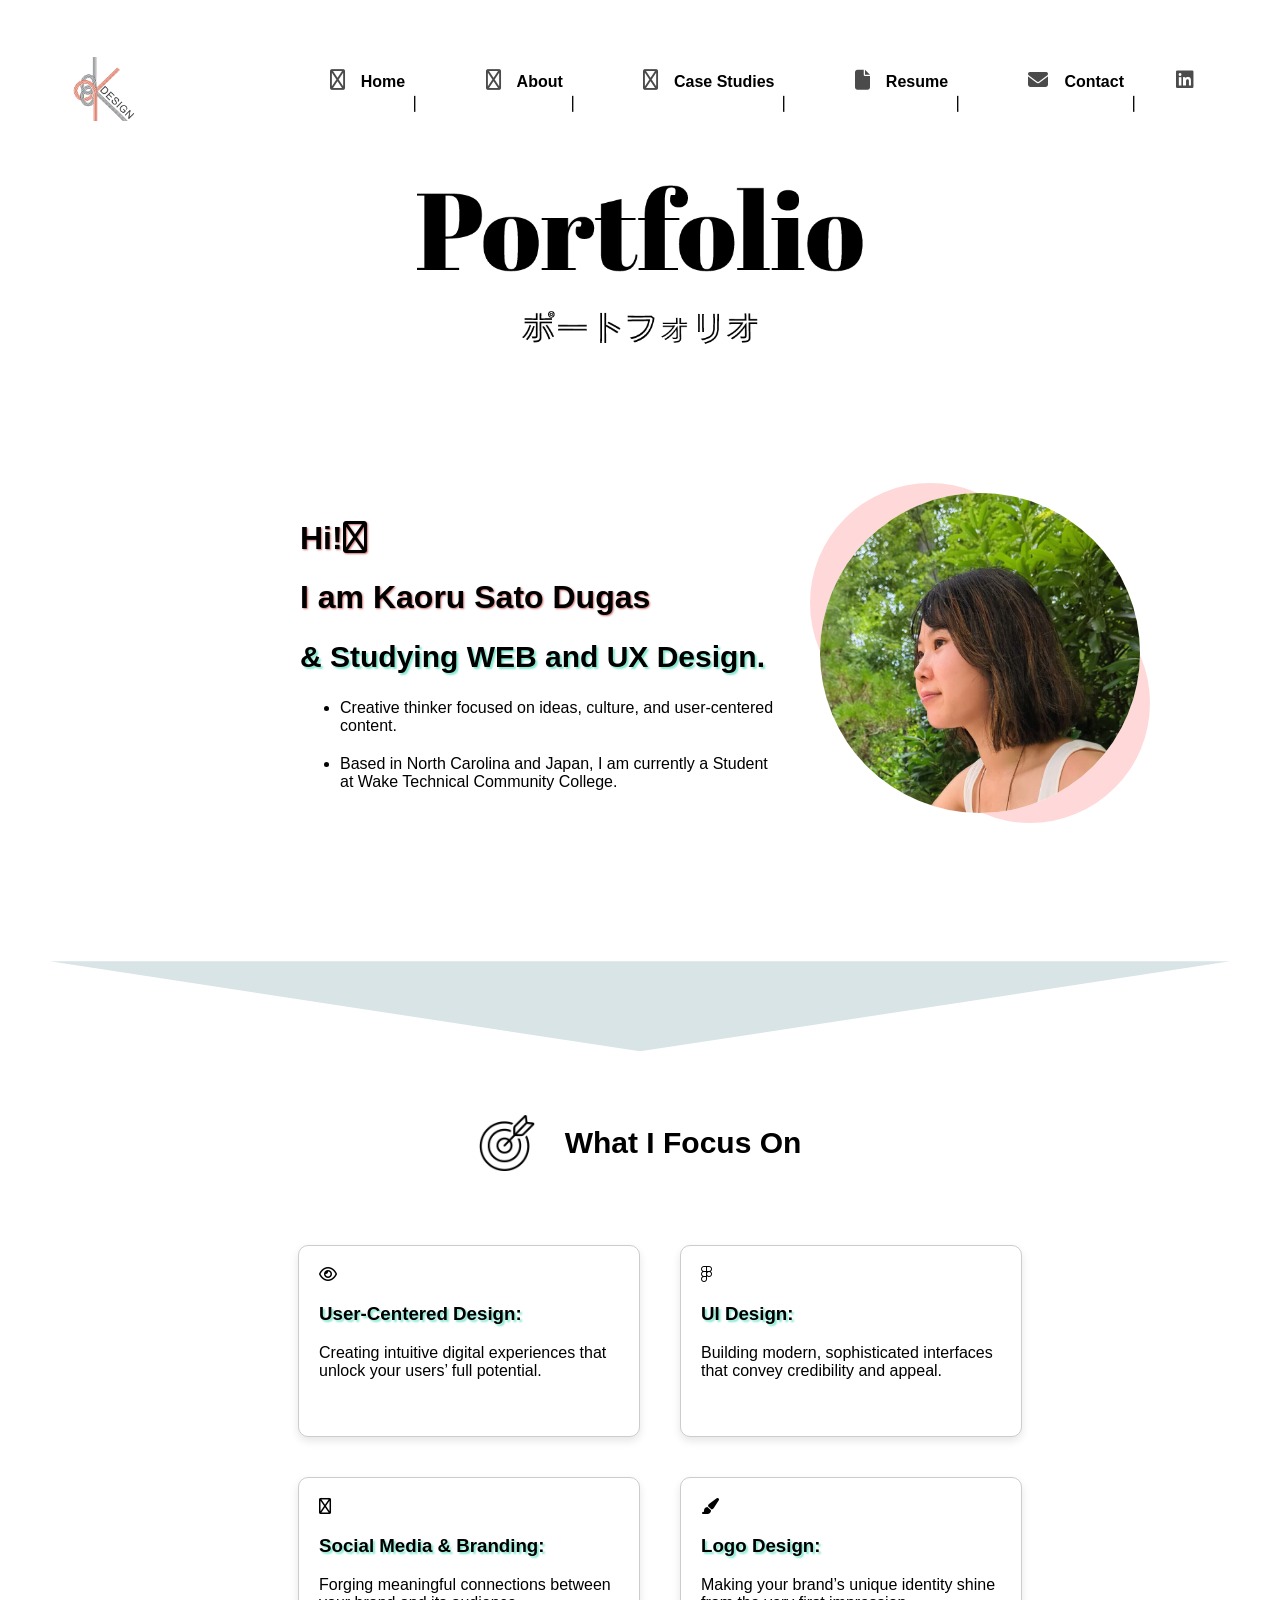
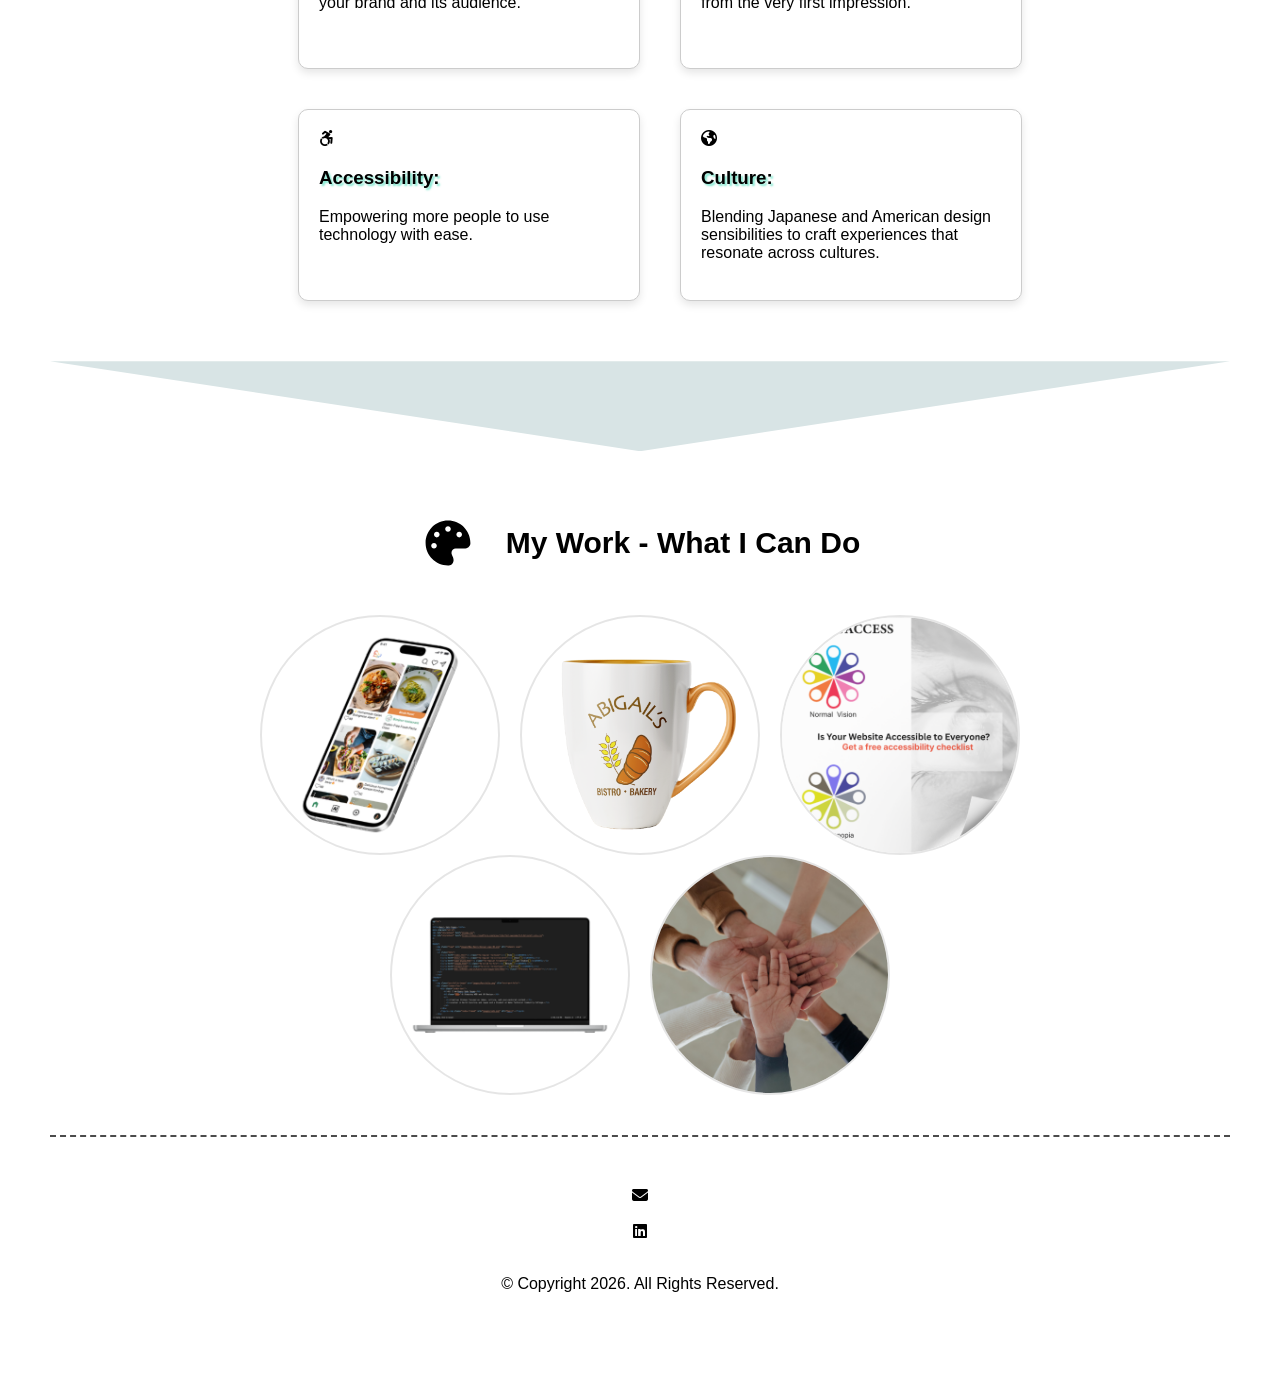
<file: index.html>
<!DOCTYPE html>
<!-- comment
     Name: Kaoru Sato Dugas
     File name: portfolio.html
     Date: 1/29 2025
-->
     <html lang="en">
        <head>
            <title>Kaoru Sato Dugas</title>
            <meta charset="utf-8">
           <link rel="stylesheet" href="styles.css">
           <link rel="stylesheet" href="https://cdnjs.cloudflare.com/ajax/libs/font-awesome/6.5.0/css/all.min.css">
        </head>
        <body>
            <header>
                <a href="index.html">
                <img class="logo" src="images/New-Kaoru-Design-Logo-03.png" alt="Company Logo">
                </a>
                <nav>
                 <ul class="menu">
                    <li><a href="index.html"><i class="fa-regular fa-house"></i>　Home　</a>&#10072;</li>
                    <li><a href="about.html"><i class="fa-regular fa-circle-info"></i>　About　</a>&#10072;</li>
                    <li><a href="case-study.html"><i class="fa-regular fa-palette"></i>　Case Studies　</a>&#10072;</li>
                    <li><a href="https://drive.google.com/file/d/1ZLLpFDwQNSm___3wOGdalhQScSrOW4_v/view?usp=sharing" target="_blank"><i class="fa-solid fa-file"></i>　Resume　</a>&#10072;</li>
                    <li><a href="contact.html"><i class="fa-solid fa-envelope"></i>　Contact　</a>&#10072;</li>
                    <li><a href="https://www.linkedin.com/in/kaoru-sato-dugas-526174352/" target="_blank"><i class="fa-brands fa-linkedin"></i></a></li>
                 </ul>
                </nav>
            </header>
            <main>
                <img class="portfolio-image" src="images/Portfolio.png" alt="text-portfolio">
                <div class="index-flex">
                    <div class="index-text">
                       <h1>Hi!<i class="fa-regular fa-hand-sparkles"></i></h1>
                       <h1>I am Kaoru Sato Dugas</h1>
                       <h2 class="blue">& Studying WEB and UX Design.</h2>
                       <ul>
                         <li>Creative thinker focused on ideas, culture, and user-centered content.</li>
                         <li>Based in North Carolina and Japan, I am currently a Student at Wake Technical Community College.</li>
                       </ul>
                    </div>
                    <figure><img class="index-framed" src="images/sato.png" alt="Kaoru"></figure>
                </div>
                <div class="triangle"></div>

                <!--describe what I focus on-->
                <div class="topic">
                  <img class="target" src="images/target.png" alt="Target Icon">
                  <h2>What I Focus On</h2>
                </div>
                <ul class="lists">
                    <li class="cards"><i class="fa-regular fa-eye"></i>  <h3 class="blue">User-Centered Design:</h3> <p>Creating intuitive digital experiences that unlock your users’ full potential.</p></li>
                    <li class="cards"><i class="fa-brands fa-figma"></i>  <h3 class="blue">UI Design:</h3> <p>Building modern, sophisticated interfaces that convey credibility and appeal.</p></li>
                    <li class="cards"><i class="fa-regular fa-icons"></i>  <h3 class="blue">Social Media & Branding:</h3> <p>Forging meaningful connections between your brand and its audience.</p></li>
                    <li class="cards"><i class="fa-solid fa-paintbrush"></i>  <h3 class="blue">Logo Design:</h3> <p>Making your brand’s unique identity shine from the very first impression.</p></li>
                    <li class="cards"><i class="fa-brands fa-accessible-icon"></i> <h3 class="blue">Accessibility:</h3> <p>Empowering more people to use technology with ease.</p></li>
                    <li class="cards"><i class="fa-solid fa-earth-americas"></i>  <h3 class="blue">Culture:</h3> <p>Blending Japanese and American design sensibilities to craft experiences that resonate across cultures.</p></li>
                </ul>
                <div class="triangle"></div>

                <!--my projects that best showcase my skills-->
                <div class="topic">
                  <img class="target" src="images/palette-solid-full.svg" alt="Palette Icon">
                  <h2>My Work - What I Can Do</h2>
                </div>
                <div class="container">
                     <img class="mockup" src="images/app-mockup.png" alt="Foody with AI mockup">
                     <img class="mockup" src="images/Mug-logo.png" alt="Foody with AI mockup">
                     <img class="mockup" src="images/social-media.png" alt="Foody with AI mockup">
                </div>
                <div class="container">
                     <img class="mockup" src="images/coding-mockup.png" alt="Foody with AI mockup">
                     <img class="mockup" src="images/team.png" alt="Foody with AI mockup">
                </div>
            </main>
            <footer>
                <div class="border"></div>
                 <div class="social">
                     <a href="mailto:ksato@my.waketech.edu" class="icons"><i class="fa-solid fa-envelope"></i>
                     <a href="https://www.linkedin.com/in/kaoru-sato-dugas-526174352/" class="icons"><i class="fa-brands fa-linkedin"></i>
                </div>
                <p>© Copyright 2026. All Rights Reserved.</p>
            </footer>
        </body>
    </html>
</file>
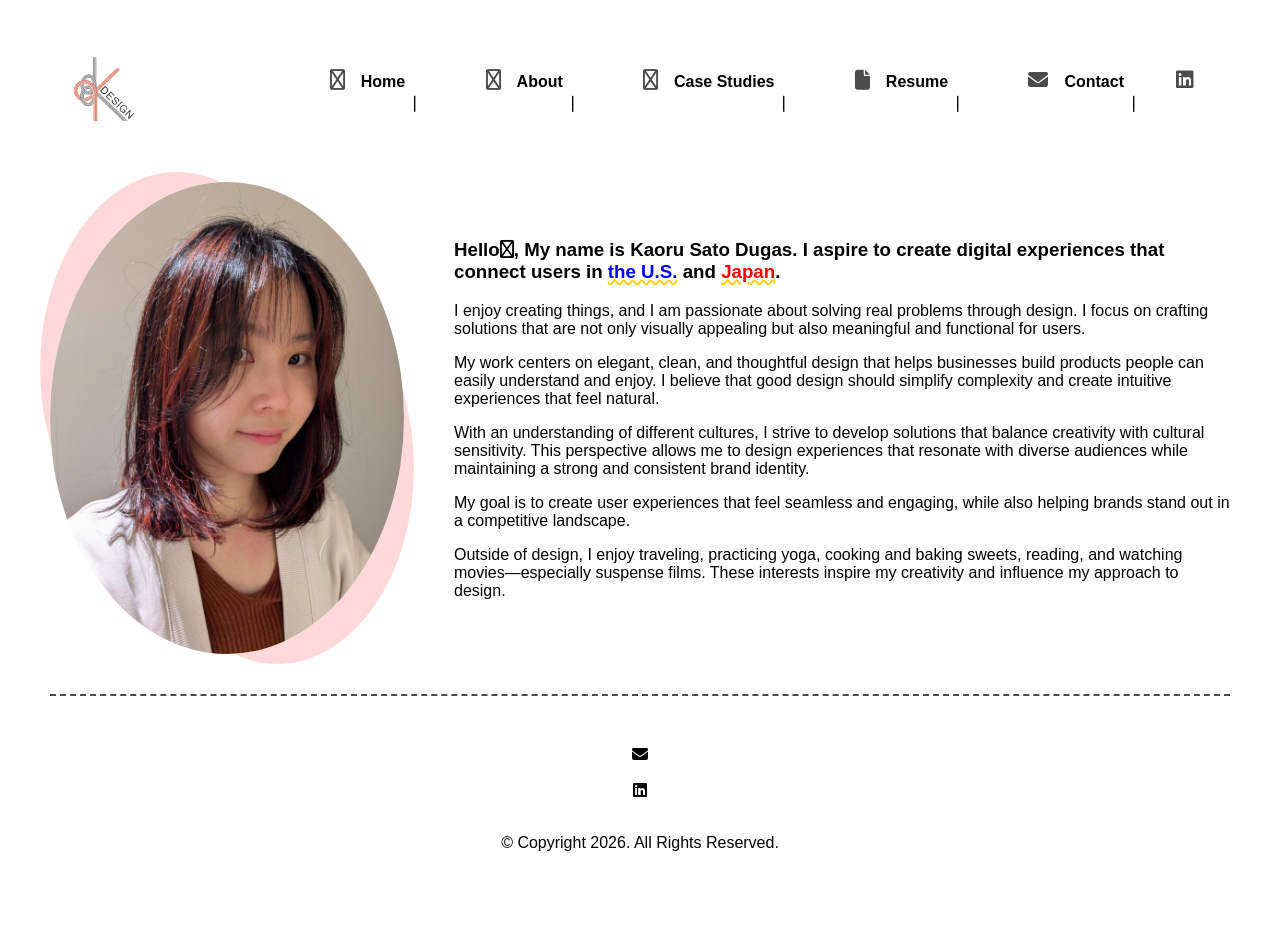
<file: about.html>
<!DOCTYPE html>
<!-- comment
     Name: Kaoru Sato Dugas
     File name: portfolio.html
     Date: 1/29 2025
-->
     <html lang="en">
        <head>
            <title>Kaoru Sato Dugas</title>
            <meta charset="utf-8">
           <link rel="stylesheet" href="styles.css">
           <link rel="stylesheet" href="https://cdnjs.cloudflare.com/ajax/libs/font-awesome/6.5.0/css/all.min.css">
        </head>
        <body>
            <header>
                <a href="index.html">
                <img class="logo" src="images/New-Kaoru-Design-Logo-03.png" alt="Company Logo">
                </a>
                <nav>
                 <ul class="menu">
                    <li><a href="index.html"><i class="fa-regular fa-house"></i>　Home　</a>&#10072;</li>
                    <li><a href="about.html"><i class="fa-regular fa-circle-info"></i>　About　</a>&#10072;</li>
                    <li><a href="case-study.html"><i class="fa-regular fa-palette"></i>　Case Studies　</a>&#10072;</li>
                    <li><a href="https://drive.google.com/file/d/1ZLLpFDwQNSm___3wOGdalhQScSrOW4_v/view?usp=sharing" target="_blank"><i class="fa-solid fa-file"></i>　Resume　</a>&#10072;</li>
                    <li><a href="contact.html"><i class="fa-solid fa-envelope"></i>　Contact　</a>&#10072;</li>
                    <li><a href="https://www.linkedin.com/in/kaoru-sato-dugas-526174352/" target="_blank"><i class="fa-brands fa-linkedin"></i></a></li>
                 </ul>
                </nav>
            </header>
            <main>
                <div class="about-item">
                     <img class="index-framed-2" src="images/myself.jpeg" alt="Kaoru"/>
                      <div="about-text">
                          <h3>Hello<i class="fa-regular fa-hand-sparkles"></i>, My name is Kaoru Sato Dugas. I aspire to create digital experiences that connect users in <span class="highlight">the U.S.</span> and <span class="highlight-1">Japan</span>.</h3>
                          <p>I enjoy creating things, and I am passionate about solving real problems through design. I focus on crafting solutions that are not only visually appealing but also meaningful and functional for users.</p>
                          <p>My work centers on elegant, clean, and thoughtful design that helps businesses build products people can easily understand and enjoy. I believe that good design should simplify complexity and create intuitive experiences that feel natural.</p>
                          <p>With an understanding of different cultures, I strive to develop solutions that balance creativity with cultural sensitivity. This perspective allows me to design experiences that resonate with diverse audiences while maintaining a strong and consistent brand identity.</p>
                          <p>My goal is to create user experiences that feel seamless and engaging, while also helping brands stand out in a competitive landscape.</p>
                          <p>Outside of design, I enjoy traveling, practicing yoga, cooking and baking sweets, reading, and watching movies—especially suspense films. These interests inspire my creativity and influence my approach to design.</p>
                     </div>
                </div>
            </main>
             <footer>
                <div class="border"></div>
                 <div class="social">
                     <a href="mailto:ksato@my.waketech.edu" class="icons"><i class="fa-solid fa-envelope"></i>
                     <a href="https://www.linkedin.com/in/kaoru-sato-dugas-526174352/" class="icons"><i class="fa-brands fa-linkedin"></i>
                </div>
                <p>© Copyright 2026. All Rights Reserved.</p>
            </footer>
        </body>
    </html>
</file>
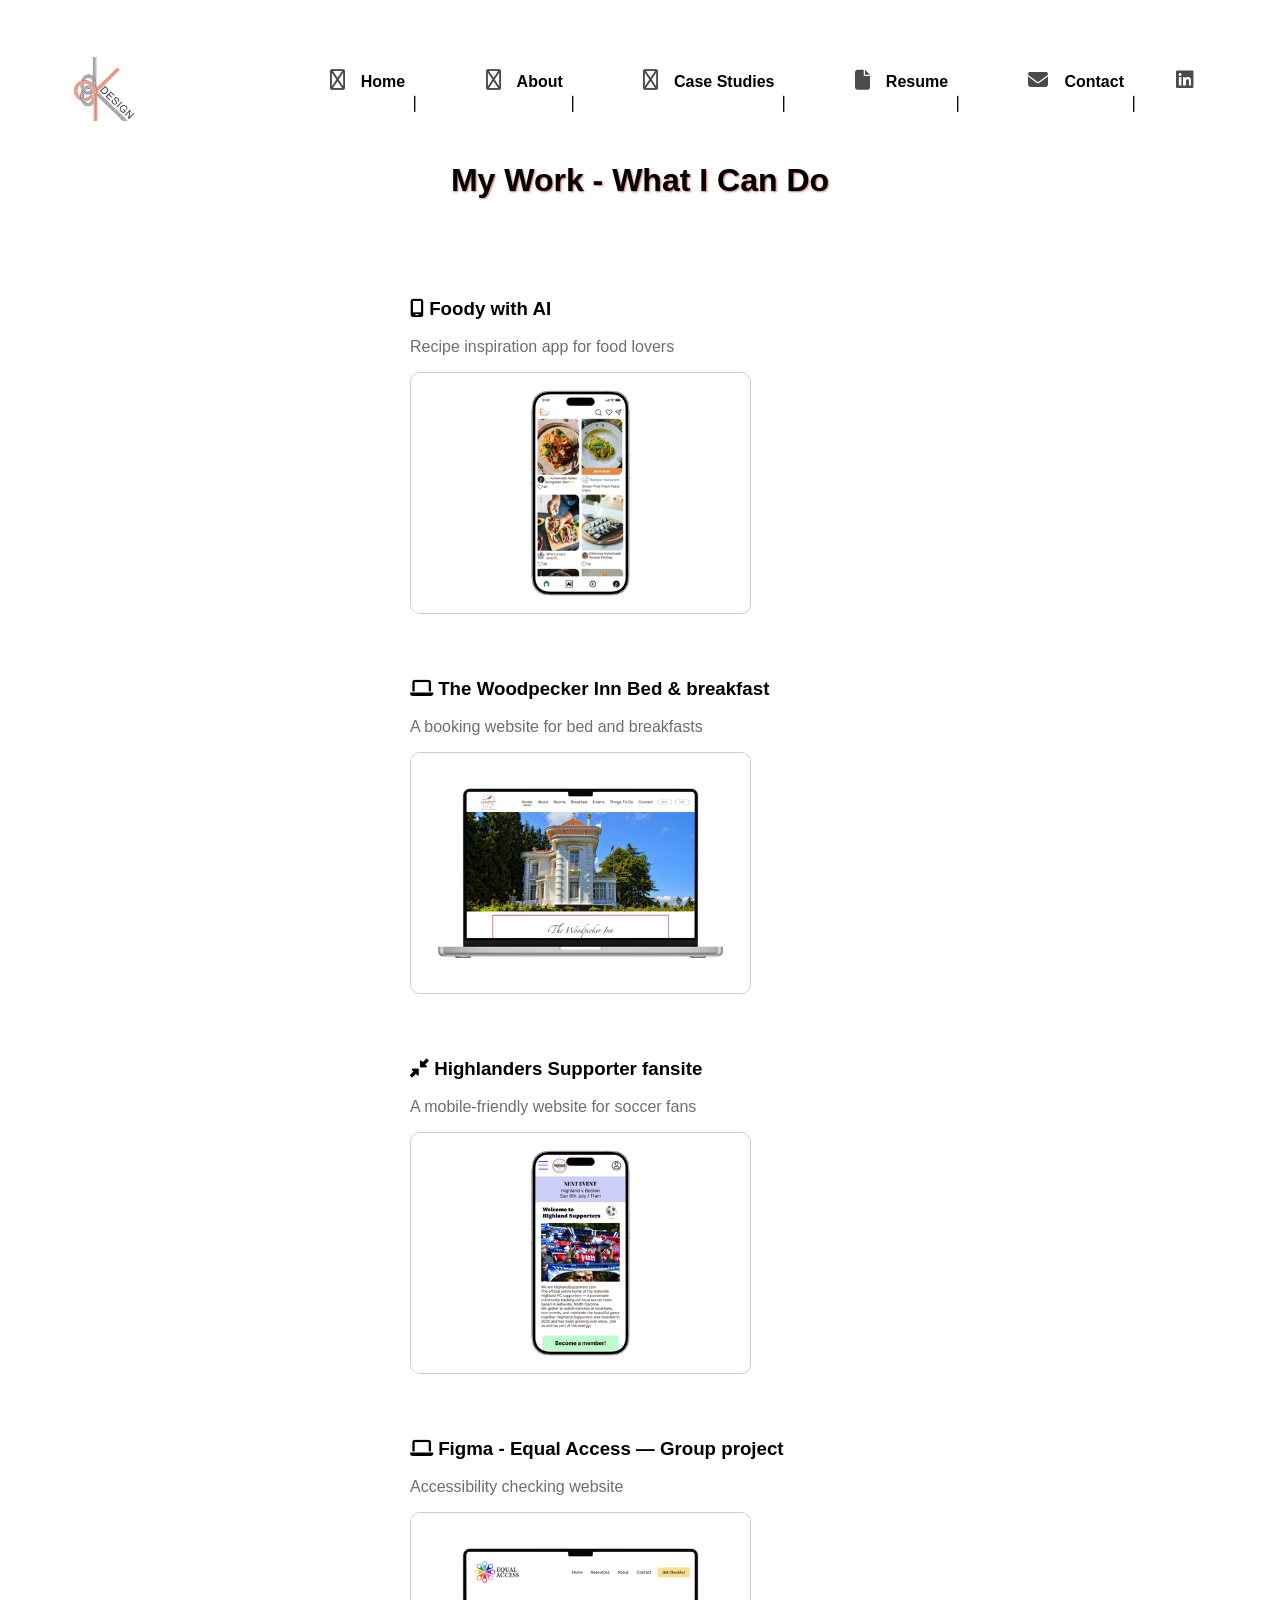
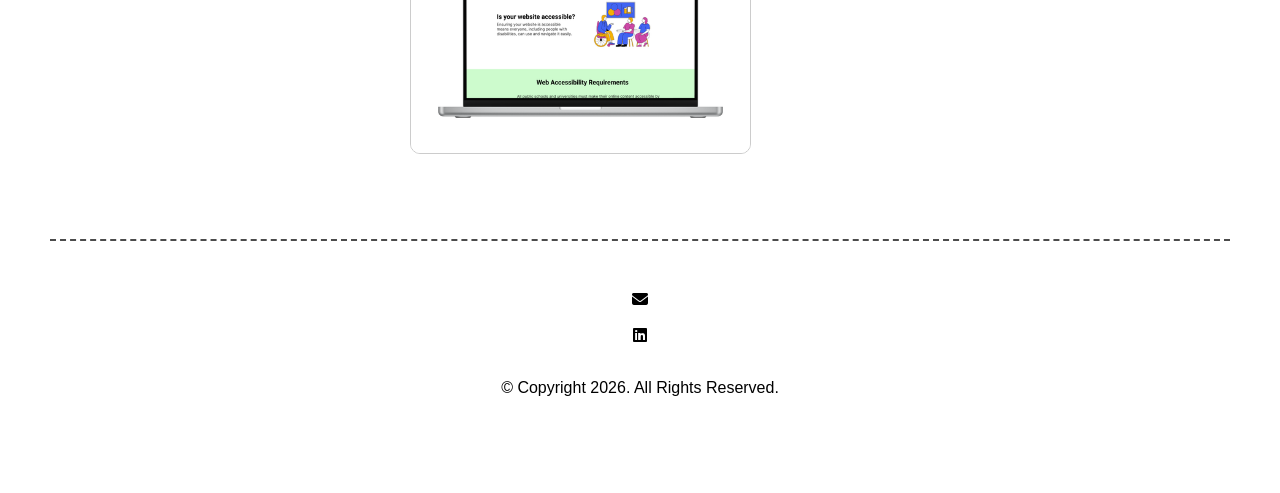
<file: case-study.html>
<!DOCTYPE html>
<!-- comment
     Name: Kaoru Sato Dugas
     File name: portfolio.html
     Date: 1/29 2025
-->
     <html lang="en">
        <head>
            <title>Kaoru Sato Dugas</title>
            <meta charset="utf-8">
           <link rel="stylesheet" href="styles.css">
           <link rel="stylesheet" href="https://cdnjs.cloudflare.com/ajax/libs/font-awesome/6.5.0/css/all.min.css">
        </head>
        <body>
            <header>
                <a href="index.html">
                <img class="logo" src="images/New-Kaoru-Design-Logo-03.png" alt="Company Logo">
                </a>
                <nav>
                 <ul class="menu">
                    <li><a href="index.html"><i class="fa-regular fa-house"></i>　Home　</a>&#10072;</li>
                    <li><a href="about.html"><i class="fa-regular fa-circle-info"></i>　About　</a>&#10072;</li>
                    <li><a href="case-stuyd.html"><i class="fa-regular fa-palette"></i>　Case Studies　</a>&#10072;</li>
                    <li><a href="https://drive.google.com/file/d/1ZLLpFDwQNSm___3wOGdalhQScSrOW4_v/view?usp=sharing" target="_blank"><i class="fa-solid fa-file"></i>　Resume　</a>&#10072;</li>
                    <li><a href="contact.html"><i class="fa-solid fa-envelope"></i>　Contact　</a>&#10072;</li>
                    <li><a href="https://www.linkedin.com/in/kaoru-sato-dugas-526174352/" target="_blank"><i class="fa-brands fa-linkedin"></i></a></li>
                 </ul>
                </nav>
            </header>
            <main>
                <!-- My work -->
                  <h1 class="topic">My Work - What I Can Do</h1>

                <ul class="lists">
                     <li class="case-study-cards">
                            <h3><a href="mobile-foodywithAI.html"><i class="fa-solid fa-mobile-screen"></i> Foody with AI</h3>
                            <p class="support-info">Recipe inspiration app for food lovers</p>
                                <img class="mockup-images" src="images/Foody.png" alt="an app mockup">
                            </a>
                    </li>

                    <li class="case-study-cards">
                            <h3><a href="website-b&b.html"><i class="fa-solid fa-laptop"></i> The Woodpecker Inn Bed & breakfast</h3>
                                <p class="support-info">A booking website for bed and breakfasts</p>
                                <img class="mockup-images" src="images/B&B.png" alt="a B&B website mockup">
                            </a>
                    </li>
                            <!-- <li><a href="https://wcet.waketech.edu/ksato/WEB110/final/index.html" target="_blank">Coding - Code the Future</a></li>
                            <li><a href="https://wcet.waketech.edu/ksato/WEB140/Sprout_Grow/index.html" target="_blank">Coding - Sprout Grow</a></li>
                            <li><a href="images/flexbox-website copy/" target="_blank">Coding - Flower Website Sample</a></li> -->
                   

                    <li class="case-study-cards">
                            <h3><a href="website-based-fansite.html"><i class="fa-solid fa-down-left-and-up-right-to-center"></i> Highlanders Supporter fansite</h3>
                                <p class="support-info">A mobile-friendly website for soccer fans</p>
                                <img class="mockup-images" src="images/Highland.png" alt="a fansite mockup">
                            </a>
                    </li>

                    <li class="case-study-cards">
                            <h3><a href="website-EqualAccess.html"><i class="fa-solid fa-laptop"></i> Figma - Equal Access — Group project</h3>
                            <p class="support-info">Accessibility checking website</p>
                            <img class="mockup-images" src="images/Equal Access.png" alt="an accessibility checking website mockup">
                            </a>
                    </li>
                            <!-- <li><a href="https://youtu.be/feLzQo_RNB0" target="_blank">Highlanders Supporter fansite</a></li> -->
                 <!--   <li class="case-study-cards"><i class="fa-regular fa-icons"></i>  <h3 class="blue">Social Media:</h3>
                        <ul>
                            <li><a href="https://www.instagram.com/bunabayashiterrace.hyakka?igsh=ZHE0aHN0YnQ1MWRh" target="_blank">ブナ林テラス　百華ーBunabayashi Terrace Hyakka</a></li>
                        </ul></li>
                    <li class="case-study-cards"><i class="fa-solid fa-paintbrush"></i> <h3 class="blue">Graphic Design:</h3>
                        <ul>
                            <li><a href="images/concepts.png" target="_blank">Soliver Technologies</a></li>
                            <li><a href="images/concepts.png" target="_blank">ブナ林テラス　百華ーBunabayashi Terrace Hyakka</a></li>
                            <li><a href="images/Creative.pdf" target="_blank">Roo Design</a></li>
                            <li><a href="https://youtu.be/MLuhe5IyeWI" target="_blank">Prose Brand Analysis</a></li> 
                            <li><a href="images/mochi.pdf" target="_blank">うんめもっちーUnme Mocchi</a></li>
                        </ul></li> 
                    -->
                </ul>
                </div>
                <!-- <div class="skill">
                        <p>Skilled in design and development tools including:</p>
                        <ul>
                            <li>Figma</li>
                            <li>Adobe - illustrator and photoshop</li>
                            <li>Canva</li> 
                            <li>HTML/CSS</li>
                        </ul>
                </div> -->
            </main>

            <footer>
                <div class="border"></div>
                 <div class="social">
                     <a href="mailto:ksato@my.waketech.edu" class="icons"><i class="fa-solid fa-envelope"></i>
                     <a href="https://www.linkedin.com/in/kaoru-sato-dugas-526174352/" class="icons"><i class="fa-brands fa-linkedin"></i>
                </div>
                <p>© Copyright 2026. All Rights Reserved.</p>
            </footer>
        </body>
    </html>
</file>
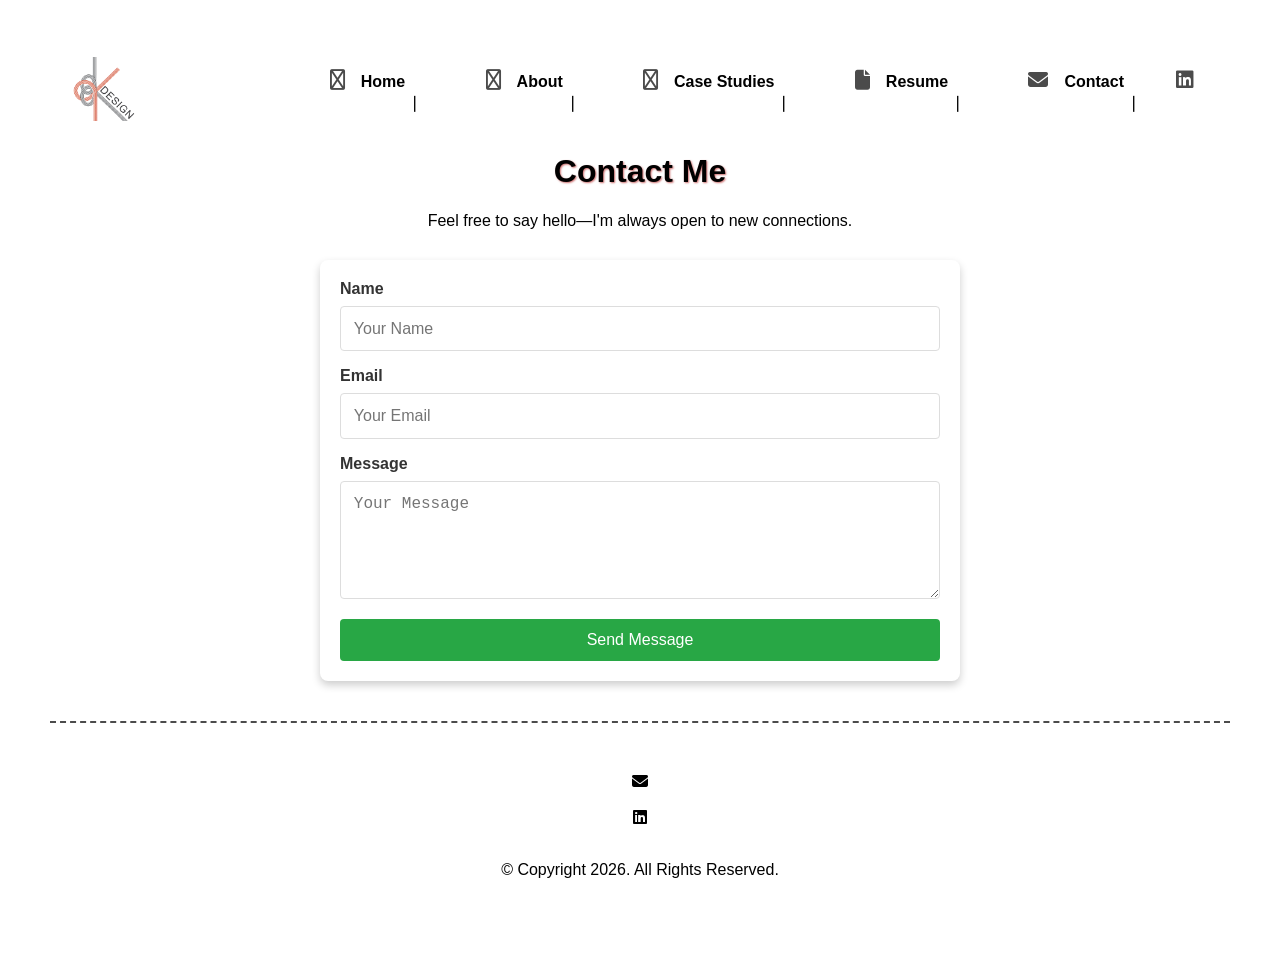
<file: contact.html>
<!DOCTYPE html>
<!-- comment
     Name: Kaoru Sato Dugas
     File name: portfolio.html
     Date: 1/29 2025
-->
     <html lang="en">
        <head>
            <title>Kaoru Sato Dugas</title>
            <meta charset="utf-8">
           <link rel="stylesheet" href="styles.css">
           <link rel="stylesheet" href="https://cdnjs.cloudflare.com/ajax/libs/font-awesome/6.5.0/css/all.min.css">
        </head>
        <body>
            <header>
                <a href="index.html">
                <img class="logo" src="images/New-Kaoru-Design-Logo-03.png" alt="Company Logo">
                </a>
                <nav>
                 <ul class="menu">
                    <li><a href="index.html"><i class="fa-regular fa-house"></i>　Home　</a>&#10072;</li>
                    <li><a href="about.html"><i class="fa-regular fa-circle-info"></i>　About　</a>&#10072;</li>
                    <li><a href="case-study.html"><i class="fa-regular fa-palette"></i>　Case Studies　</a>&#10072;</li>
                    <li><a href="https://drive.google.com/file/d/1ZLLpFDwQNSm___3wOGdalhQScSrOW4_v/view?usp=sharing" target="_blank"><i class="fa-solid fa-file"></i>　Resume　</a>&#10072;</li>
                    <li><a href="contact.html"><i class="fa-solid fa-envelope"></i>　Contact　</a>&#10072;</li>
                    <li><a href="https://www.linkedin.com/in/kaoru-sato-dugas-526174352/" target="_blank"><i class="fa-brands fa-linkedin"></i></a></li>
                 </ul>

                </nav>
            </header>
            <main>
                <div class="title">
                <h1>Contact Me</h1>
                <p>Feel free to say hello—I'm always open to new connections.</p>
                </div>
                <div class="box">
                <div class="contact-form-container">
                    <form  action="https://api.staticforms.xyz/submit" method="POST" id="contactForm">
                        <input type="hidden" name="apiKey" value="sf_2j06jbh43d68hdjci75ifh4m" target="_blank">
                        <div class="form-group">
                           <label for="name">Name</label>
                           <input type="name" id="name" name="name" placeholder="Your Name" required>
                           <span class="error-message" id="nameError"></span>
                        </div>
                        <div class="form-group">
                           <label for="email">Email</label>
                           <input type="email" id="email" name="email" placeholder="Your Email" required>
                           <span class="error-message" id="emailError"></span>
                        </div>
                        <div class="form-group">
                           <label for="message">Message</label>
                           <textarea id="message" name="message" placeholder="Your Message" rows="5" required></textarea>
                           <span class="error-message" id="messageError"></span>
                        </div>
                        <button type="submit" class="submit-button" target="_blank">Send Message</button>
                    </form>
                </div>
                </div>
                <!--<div class="box">
                     <p>Wake Technical Community College - RTP Campus</p>
                     <iframe src="https://www.google.com/maps/embed?pb=!1m18!1m12!1m3!1d12345.837175666471!2d-78.85080698650066!3d35.853059854356246!2m3!1f0!2f0!3f0!3m2!1i1024!2i768!4f13.1!3m3!1m2!1s0x89acee205a0ad9a3%3A0x12679263f9dfb169!2sWake%20Technical%20Community%20College%20-%20RTP%20Campus!5e1!3m2!1sen!2sus!4v1738224518271!5m2!1sen!2sus" allowfullscreen class="map"></iframe>
                </div>-->
            </main>
               <footer>
                <div class="border"></div>
                 <div class="social">
                     <a href="mailto:ksato@my.waketech.edu" class="icons"><i class="fa-solid fa-envelope"></i>
                     <a href="https://www.linkedin.com/in/kaoru-sato-dugas-526174352/" class="icons"><i class="fa-brands fa-linkedin"></i>
                </div>
                <p>© Copyright 2026. All Rights Reserved.</p>
            </footer>
        </body>
    </html>
</file>
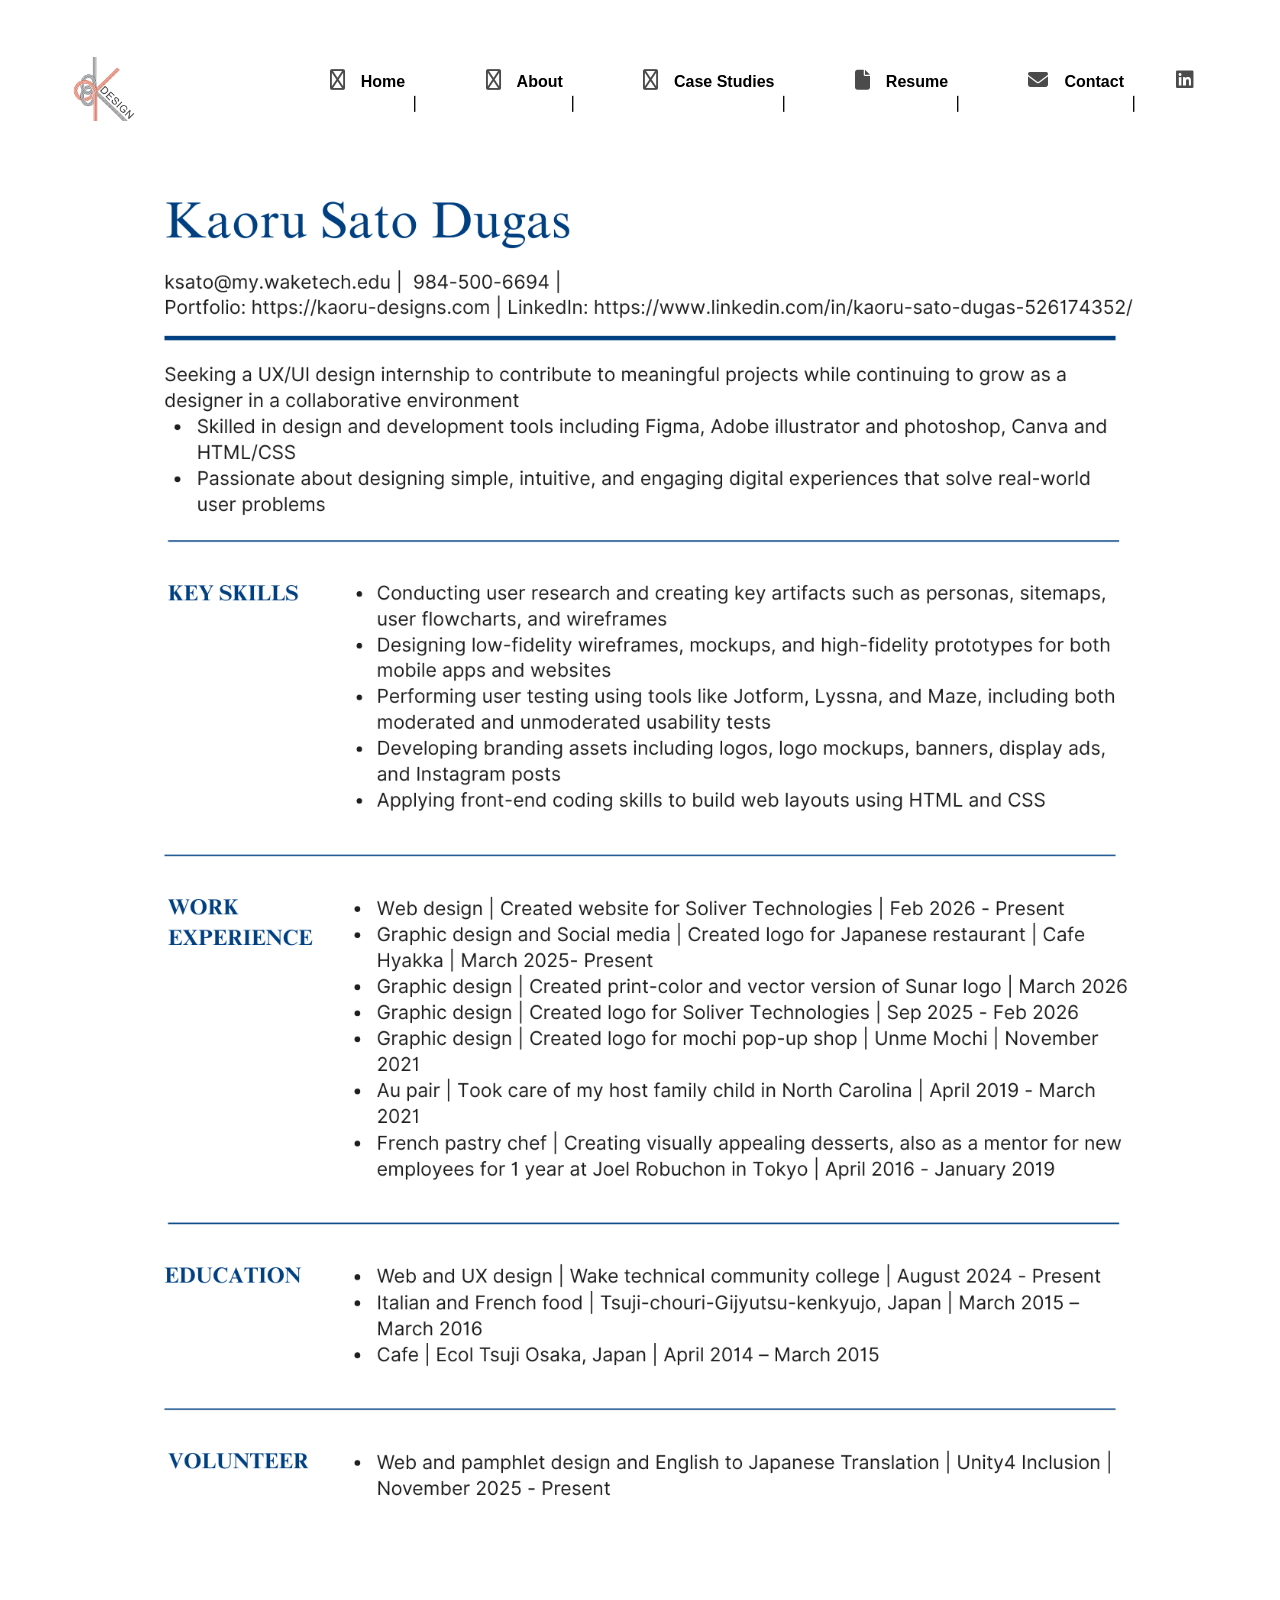
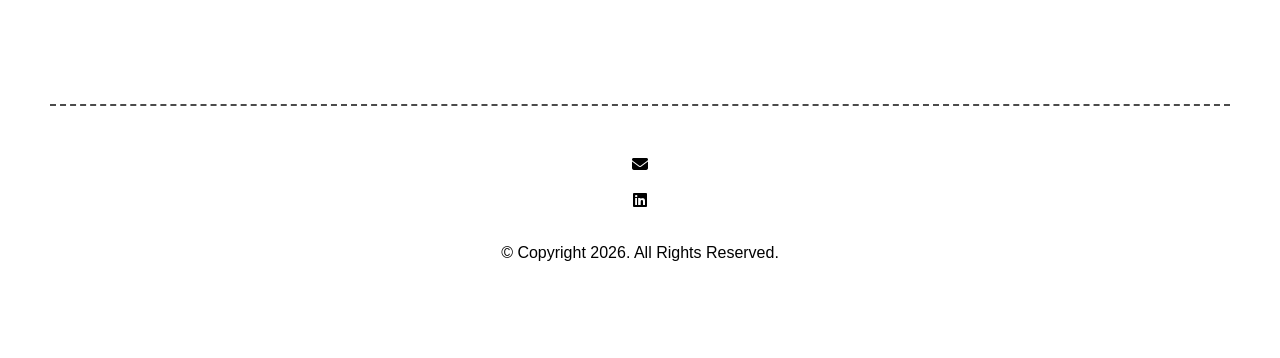
<file: resume.html>
<!DOCTYPE html>
<!-- comment
     Name: Kaoru Sato Dugas
     File name: portfolio.html
     Date: 1/29 2025
-->
     <html lang="en">
        <head>
            <title>Kaoru Sato Dugas</title>
            <meta charset="utf-8">
           <link rel="stylesheet" href="styles.css">
           <link rel="stylesheet" href="https://cdnjs.cloudflare.com/ajax/libs/font-awesome/6.5.0/css/all.min.css">
        </head>
        <body>
            <header>
                <a href="index.html">
                <img class="logo" src="images/New-Kaoru-Design-Logo-03.png" alt="Company Logo">
                </a>
                <nav>
                 <ul class="menu">
                    <li><a href="index.html"><i class="fa-regular fa-house"></i>　Home　</a>&#10072;</li>
                    <li><a href="about.html"><i class="fa-regular fa-circle-info"></i>　About　</a>&#10072;</li>
                    <li><a href="case-study.html"><i class="fa-regular fa-palette"></i>　Case Studies　</a>&#10072;</li>
                    <li><a href="https://drive.google.com/file/d/1ZLLpFDwQNSm___3wOGdalhQScSrOW4_v/view?usp=sharing" target="_blank"><i class="fa-solid fa-file"></i>　Resume　</a>&#10072;</li>
                    <li><a href="contact.html"><i class="fa-solid fa-envelope"></i>　Contact　</a>&#10072;</li>
                    <li><a href="https://www.linkedin.com/in/kaoru-sato-dugas-526174352/" target="_blank"><i class="fa-brands fa-linkedin"></i></a></li>
                 </ul>
                </nav>
            </header>
            <main>
                <img class="resume" src="images/SatoDugas-resume.png" alt="resume">
            </main>
              <footer>
                <div class="border"></div>
                 <div class="social">
                     <a href="mailto:ksato@my.waketech.edu" class="icons"><i class="fa-solid fa-envelope"></i>
                     <a href="https://www.linkedin.com/in/kaoru-sato-dugas-526174352/" class="icons"><i class="fa-brands fa-linkedin"></i>
                </div>
                <p>© Copyright 2026. All Rights Reserved.</p>
            </footer>
        </body>
    </html>
</file>
<file: styles.css>
/*
Name: Kaoru Sato Dugas
     File name: styles.css
     Date: 3/23 2026
*/

/*whole website design*/
body {
    background-color: white;
    font-family: Arial, sans-serif;
    margin: 50px;
}

/*add style for header*/
header {
    display: flex;       
    justify-content: space-between;
    align-items: center;       
    padding: 0px 20px;
    background-color: white;
}

/*add style for navbar*/
.logo {
    width: 30%;
    height: auto;
}

nav ul {
    list-style-type: none;
    margin: 0;
    text-align: right;
}

.menu {
     display: flex;
     list-style: none;
     gap: 20px;
     margin: 0;
     padding: 0;
}

nav li {
    display: inline-block;
}

nav li a {
    color: black;
    font-weight: bolder;
    text-align: center;
    text-decoration: none;
    padding: 1em;
    padding-bottom: 3em;
}

.menu i {
  font-size: 20px;
  color: #4b4b4b;
}

/* the top image */
.portfolio-image {
    display: block;
    margin: 0 auto;
    display: flex;
    justify-content: center;
    align-items: center;
    width: 40%;
    height: auto;
    padding-top: 30px;
}

/* Separator */
.triangle {
  clip-path: polygon(100% 0, 0 0, 50% 100%);
  height:10vmin;
  background-color:#D8E4E5;
  margin-bottom: 50px;
}

.border {
border-bottom:2px dashed #4b4b4b;
padding-top: 40px;
}

/* the What I Focus on section */
.topic {
    display: flex;
    justify-content: center;
    align-items: center;
    margin: 30px;
    gap: 10px;
}

.lists {
    list-style: none;
    display: flex;
    justify-content: center;
    align-items: center;
    margin: 50px;
    flex-wrap: wrap;
    gap: 20px;
}

.cards {
    border: 1px solid #ccc;    
    border-radius: 10px;       
    padding: 20px;             
    width: 300px;
    height: 150px;            
    box-shadow: 0 4px 8px rgba(0,0,0,0.1); 
    background-color: #fff;    
    margin: 10px;     
}

/* the My Work section */
.container {
    display: flex;
    flex-wrap: wrap;
    gap: 20px;
    justify-content: center;
}

.mockup {
    width: 20%;
    height: auto;
    border-radius: 50%;
    border: 2px solid rgba(0,0,0,0.1);
    object-fit: cover;
}

.target {
    width: 5%;
    height: auto;
    padding-right: 20px;
}

/* design for my image */
:root {
    --yellow: #ffbdbd91;
    --bgColor: #f1f5c6;
  }

  .index-framed {
    border-radius: 50%;
    box-shadow:
    -50px -50px 0 -40px var(--yellow),
    50px 50px 0 -40px var(--yellow);
    margin-left: 0;
    width: 100%;
    height: auto;
}

.index-flex {
    display: flex;
    align-items: center;
    margin: 50px;
}

.index-text {
    margin: 100px 0 100px 200px;
}

/* decoration for h1 and h2 */
h1 {
    text-shadow: 1px 1px 2px #a7010191;
}

.red {
    display: flex;
    justify-content: center;
}

h2 {
    display: flex;
    justify-content: left;
    font-size: 30px;
}

.blue {
    text-shadow: 2px 2px 2px #04d2a280;
}

/* about page */
.about-item {
    height: auto;
    display: flex;       
    justify-content: space-between;
    align-items: center;       
    gap: 50px;
    background-color: white;
    margin-top: 50px;
}

.about-text {
    letter-spacing: 4px;
    display: flex;
    flex-direction: column;
}

.index-framed-2 {
    border-radius: 50%;
    box-shadow:
    -50px -50px 0 -40px var(--yellow),
    50px 50px 0 -40px var(--yellow);
    margin-left: 0;
    width: 30%;
    height: auto;
}

.index-framed-3 {
    text-align: center;
    width: 60%;
    height: auto;
    margin: 50px;
}

.highlight {
    color: blue;
    text-decoration-line: underline;
    text-decoration-style: wavy;
    text-decoration-color: rgb(255, 204, 0);
}

.highlight-1 {
    color: red;
    text-decoration-line: underline;
    text-decoration-style: wavy;
    text-decoration-color: rgb(255, 204, 0);
}

/* case study page */
.case-study-center {
   margin: 100px;
}

.items {
    font-size: 18px;
    font-weight: bold;
    color: #826d62;
    padding-top: 20px;
}

.case-study-cards {
    padding: 20px;             
    width: 500px;
    height: 300px;            
    margin: 10px;
    
}

.mockup-images {
    height: 80%;
    width: auto;
    border: 1px solid #ccc;    
    border-radius: 10px;
}

.support-info {
    color: rgb(110, 110, 110);
}

.personas {
    width: 50%;
    height: auto;
}

.social-media{
    width: 30%;
    height: auto;
}

.video-wrapper {
  position: relative;
  padding-bottom: 56.25%;
  height: 0;
}

.video-wrapper iframe {
  position: absolute;
  width: 100%;
  height: 100%;
}

.underline {
    text-decoration-line: underline;
    text-decoration-style: wavy;
    text-decoration-color: rgb(255, 204, 0);
}

.highligh {
    border: 1px solid #ccc;          
    padding: 0 50px 50px 50px;             
    width: 100%;
    height: 100%;            
    box-shadow: 0 4px 8px rgba(0,0,0,0.1); 
    background-color: #fff;    
    margin-top: 100px;
}

.box-1 {
    border: 1px solid #ccc;          
    padding: 10px 10px 10px 10px;             
    width: 100%;
    height: 100%;            
    box-shadow: 0 4px 8px rgba(0,0,0,0.1); 
    background-color: #fff;    
    margin-top: 100px;
}

.research {
    width: 100%;
    height: auto;
    padding: 20px;
}

.test-row {
    display: flex;
    overflow-x: auto;
    gap: 16px;
}

.test-row img {
  width: 300px;
  height: auto;
  flex-shrink: 0;
}

/* resume page */
.resume {
    max-width: 100%;
    height: auto;
}

/* contact page */
.contact-container {
    display: flex;
    justify-content: center;
    margin-top: 100px;
}

.contact-form-container {
    background-color: #fff;
    padding: 20px;
    border-radius: 8px;
    box-shadow: 0 4px 8px rgba(0, 0, 0, 0.2);
    max-width: 600px;
    width: 100%;
}

.portfolio {
    flex: 1 0 40%;
    margin: 10px;
    text-align: left;
    padding: 20px;
    border: 1px solid #ccc;
}

.title {
   text-align: center;
}

.mochi {
    width: 300px;
    height: auto;
}

.skill {
    display: flex;
    justify-content: center;
}

li {
    margin: 20px 0;
}

a:link {
    text-decoration: none;
    color: black;
}

a:visited {
    text-decoration: none;
    color: gray;
}

a:hover {
    color: #826d62;
}

a:active {

    color: ##826d62;
}

.box {
    display: flex;
    justify-content: center;
    margin-top: 30px;
}

.form-group {
    margin-bottom: 1rem;
}

label {
    display: block;
    margin-bottom: 0.5rem;
    font-weight: bold;
    color: #333;
}

input, textarea {
    width: 100%;
    padding: 0.8rem;
    border: 1px solid #ddd;
    border-radius: 4px;
    box-sizing: border-box;
    font-size: 1rem;
}

textarea {
    resize: vertical;
}

.error-message {
    color: red;
    font-size: 0.875rem;
    display: none;
}

.submit-button {
    background-color: #28a745;
    color: white;
    border: none;
    padding: 0.75rem;
    border-radius: 4px;
    font-size: 1rem;
    cursor: pointer;
    width: 100%;
    transition: background-color 0.3s;
}

.submit-button:hover {
    background-color: #218838;
}

footer p {
    text-align: center;
}

.icons {
    display: flex;
    justify-content: center;
    padding: 10px;
}

.social {
    padding-top:  40px;
    justify-content: space-between;
    align-items: center; 
}

/* style for mobile screen 1000px
@media screen and (max-width: 1000px) {
    .index-flex {
        display: inline-block;
        align-items: center;
    }

    .index-text {
        margin: 10px;
    }

    .index-framed {
        margin-top: 20px;
    }

    .about-item {
    display: block\;
    justify-content: center;
    margin: 10px;
    }
}

@media screen and (max-width: 500px) {
    body {
        font-size: 20px;
        margin: 0;
    }

    nav ul li {
        font-size: 30px;
        display: inline-block;
        justify-content: space-around;
    }

    .index-container {
        display: flex;
        flex-direction: column;
    }

    a {
        font-size: 20px;
    }

    .social {
        font-size: 20px;
        display: flex;
        flex-direction: column;
        justify-content: center;
    }
}
    */
</file>
